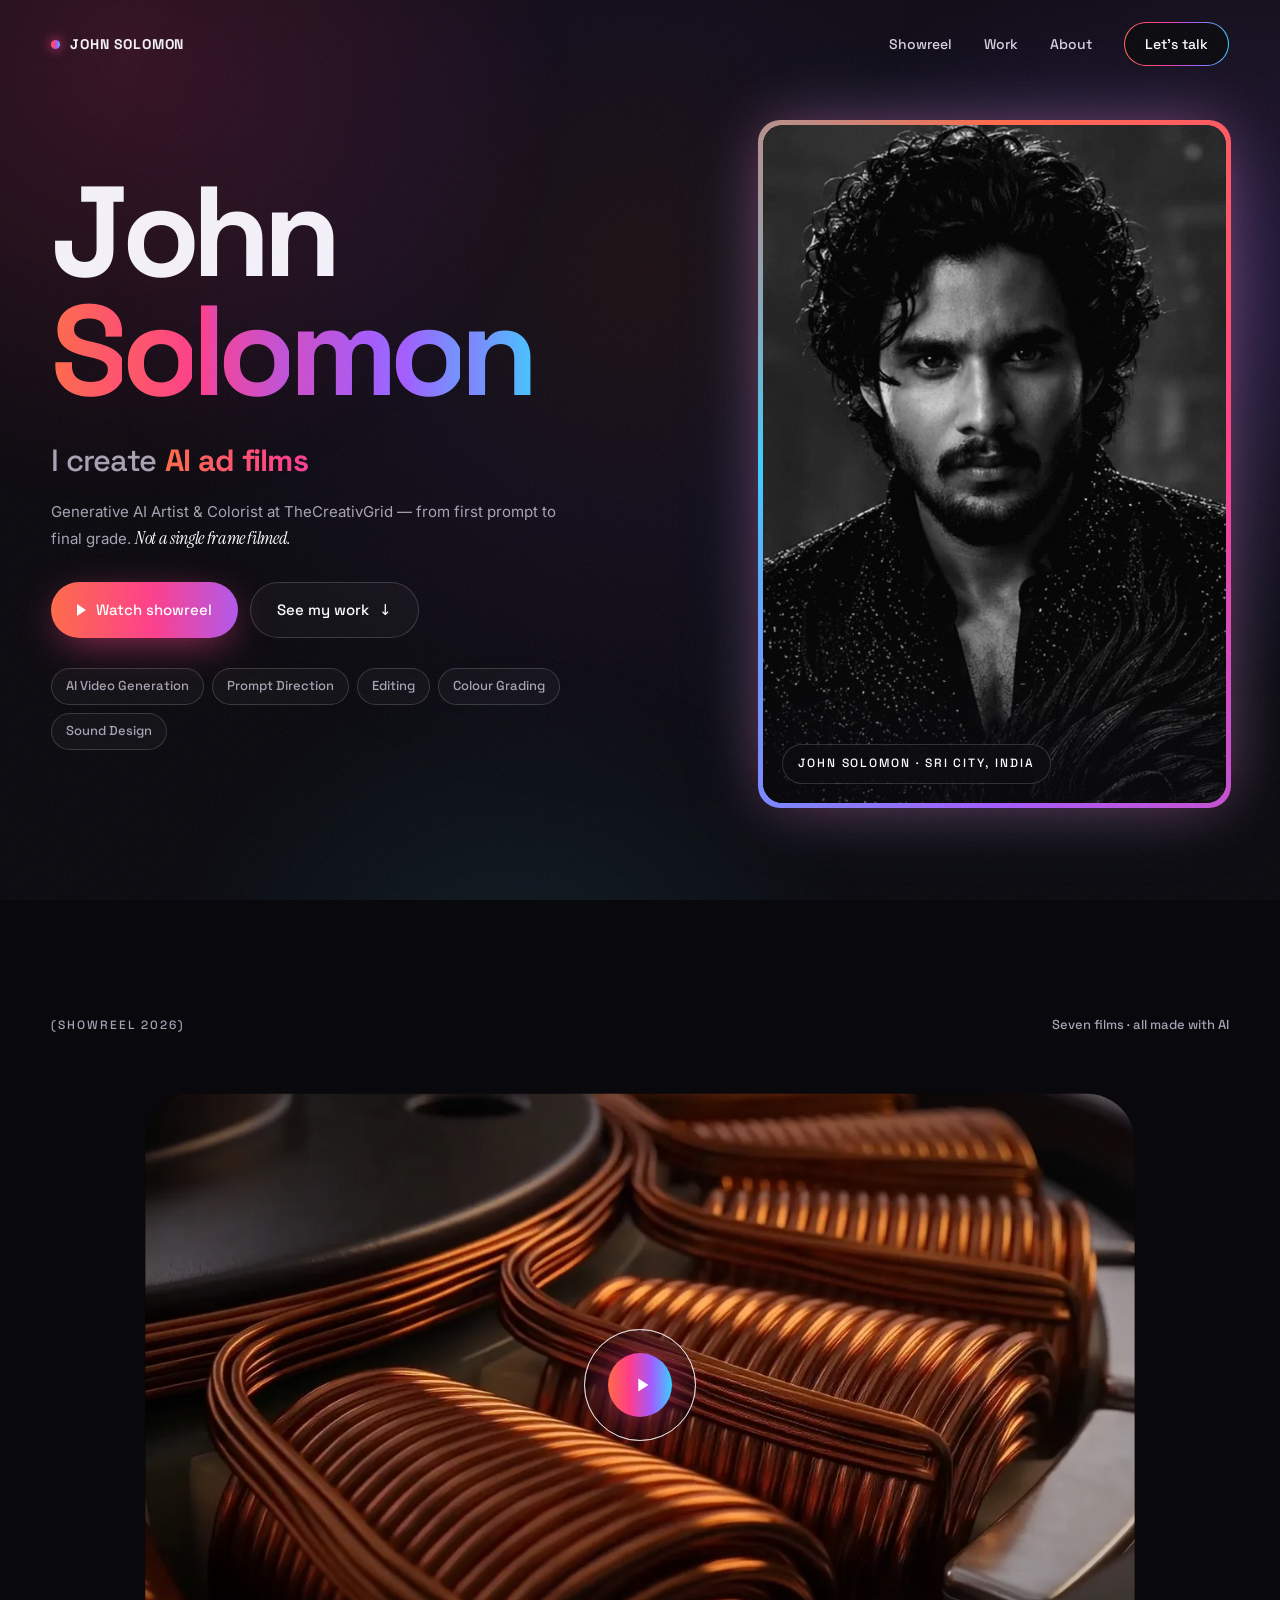
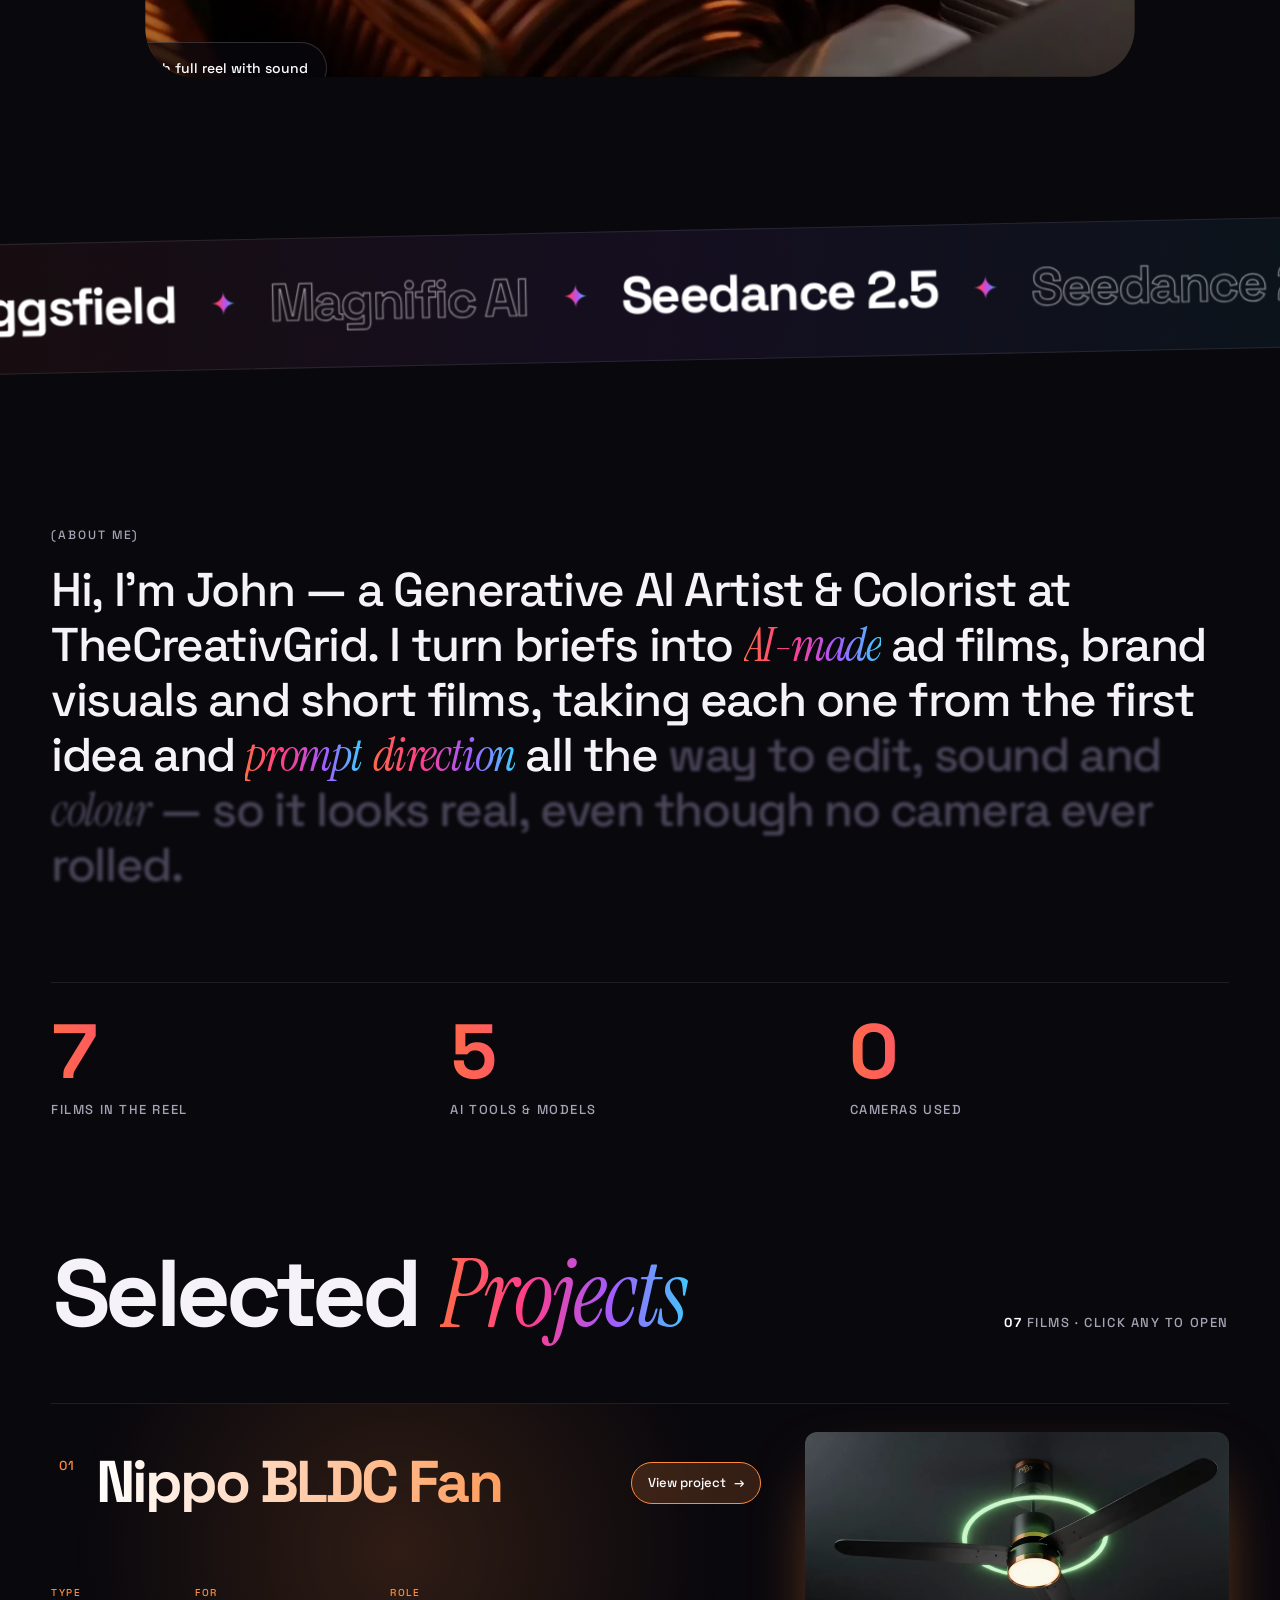
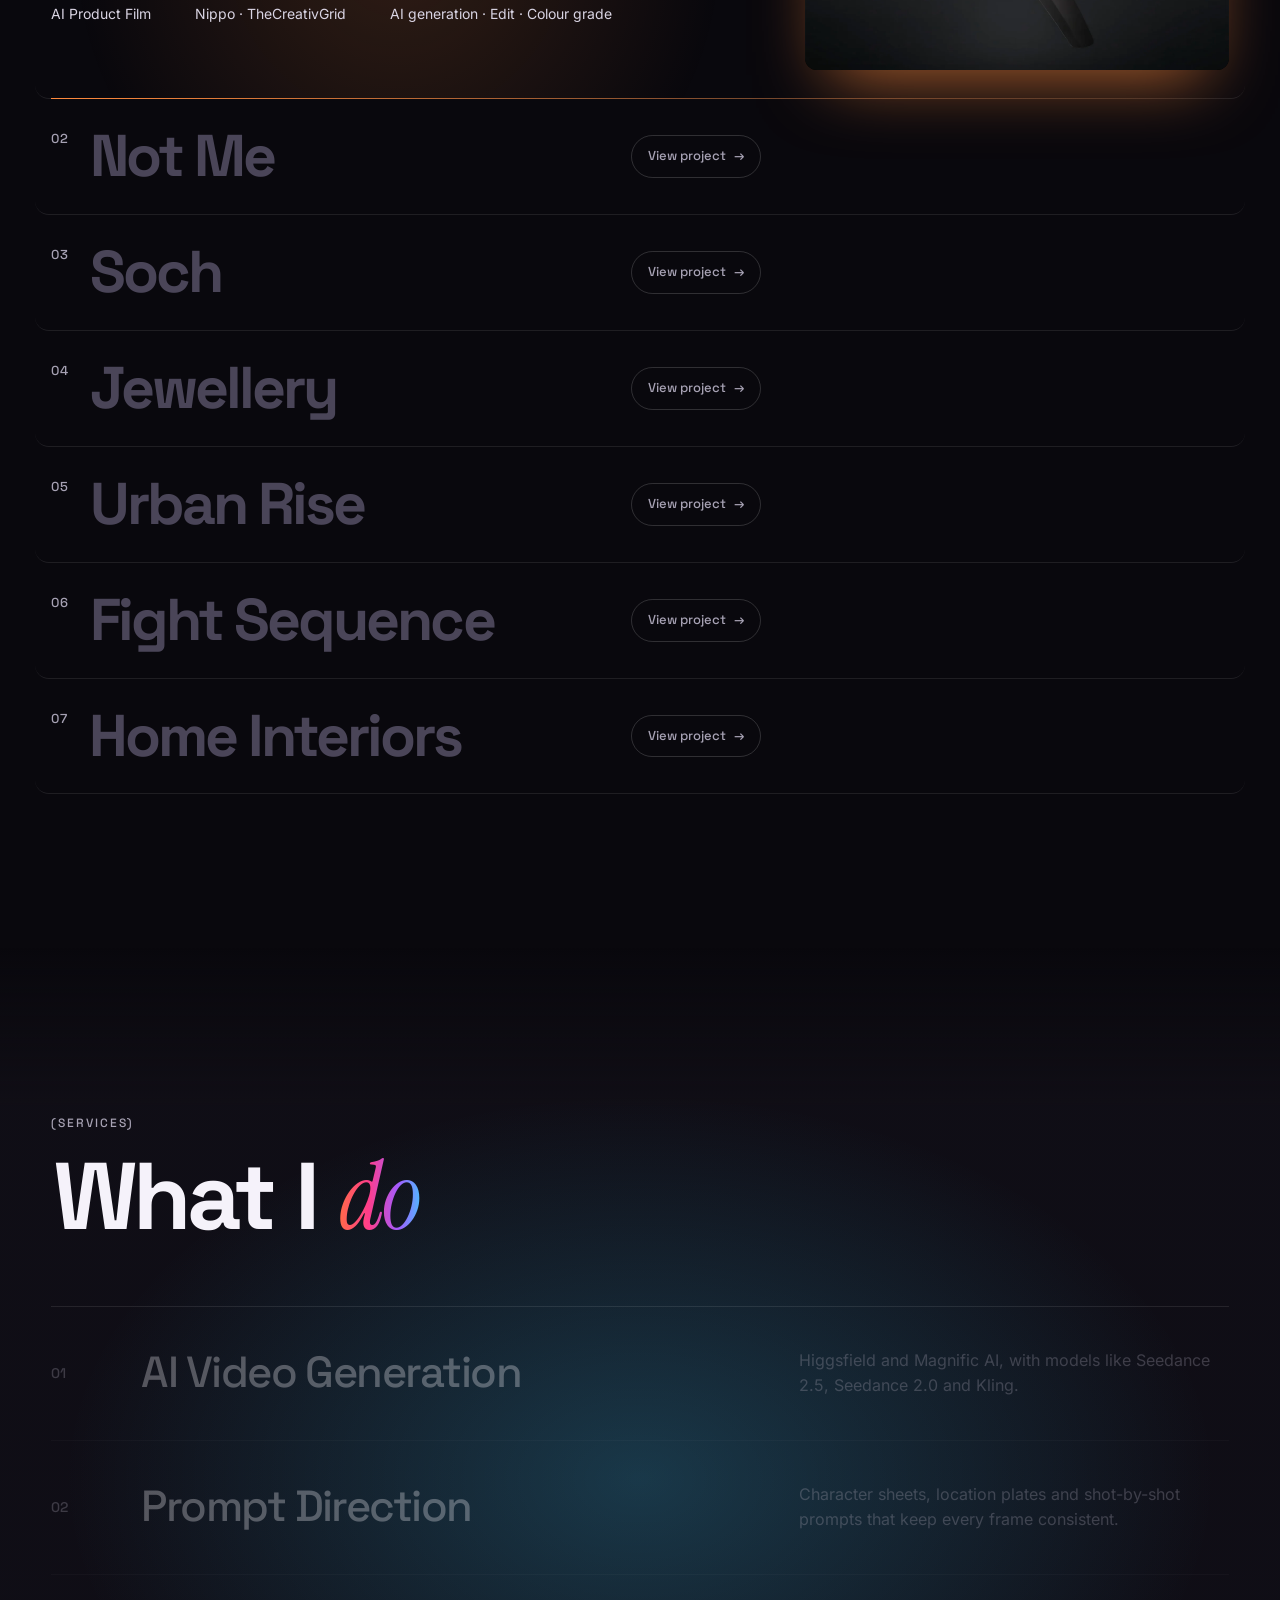
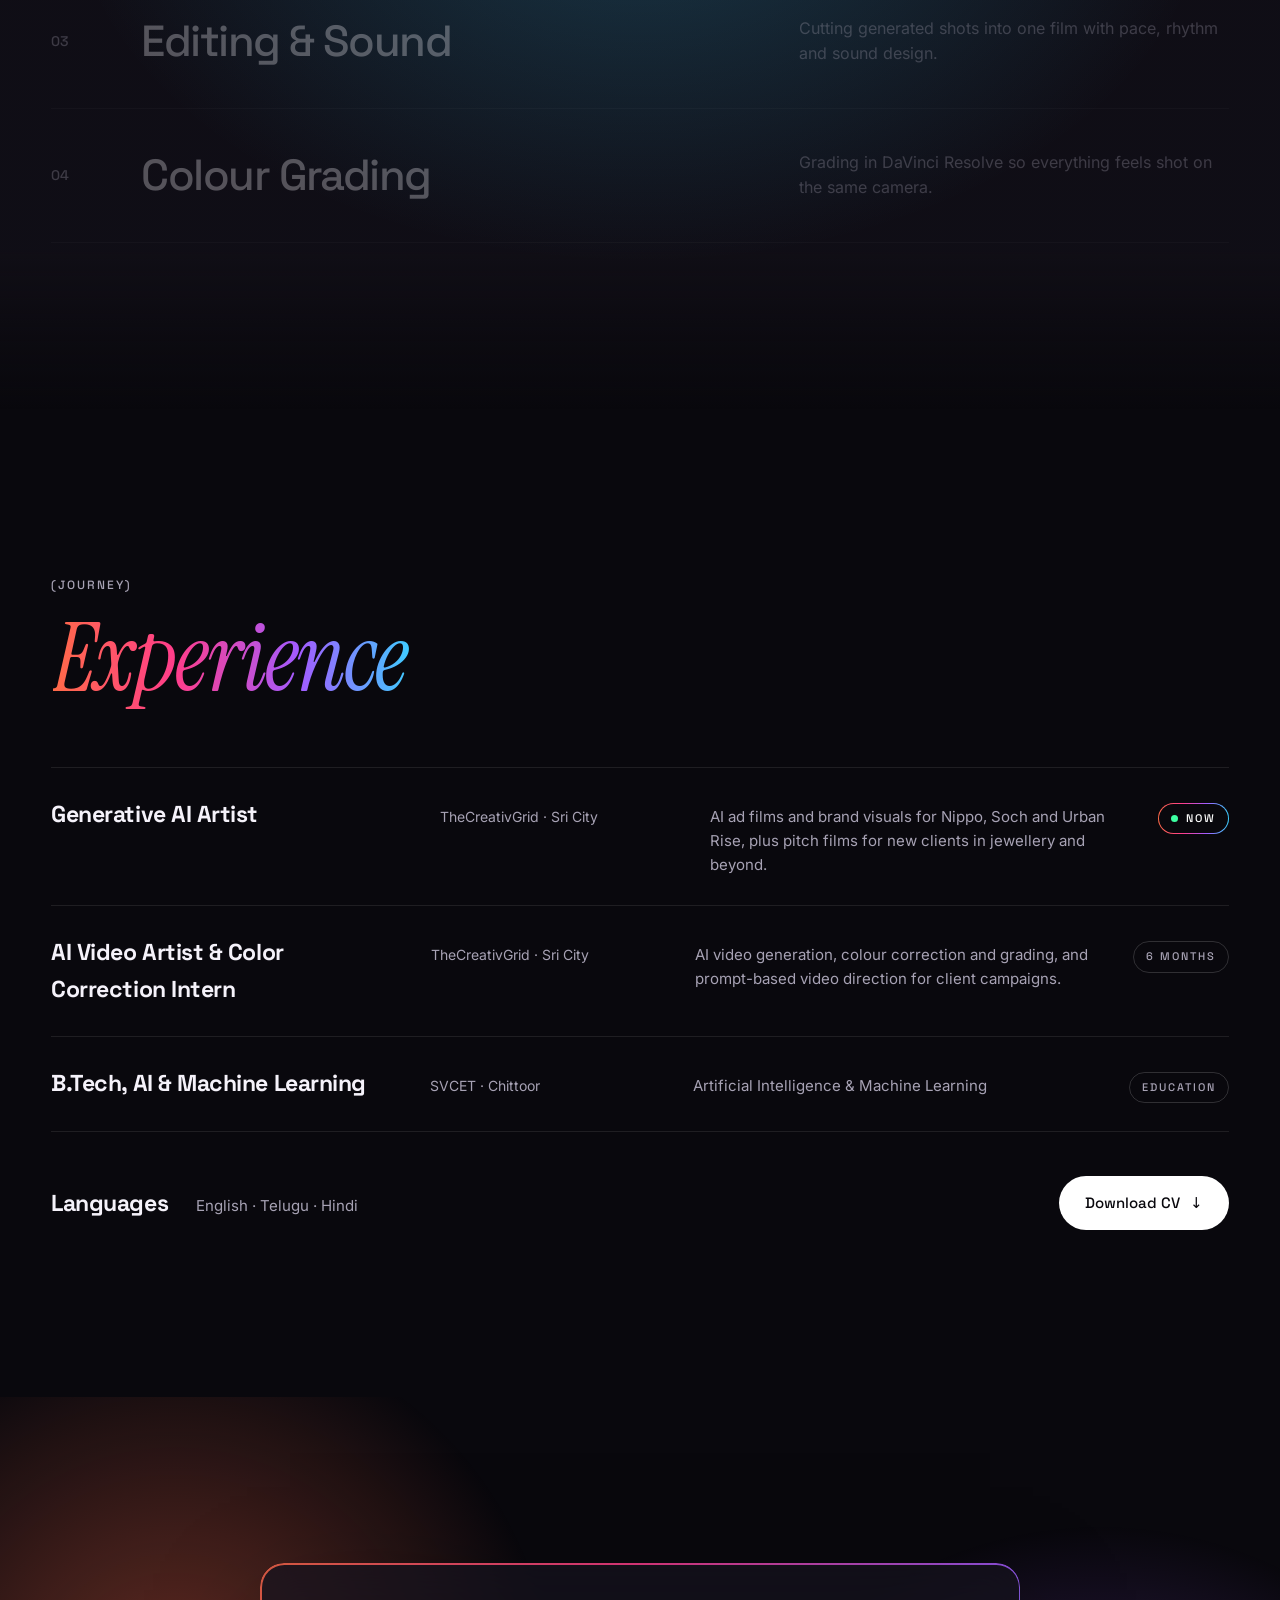
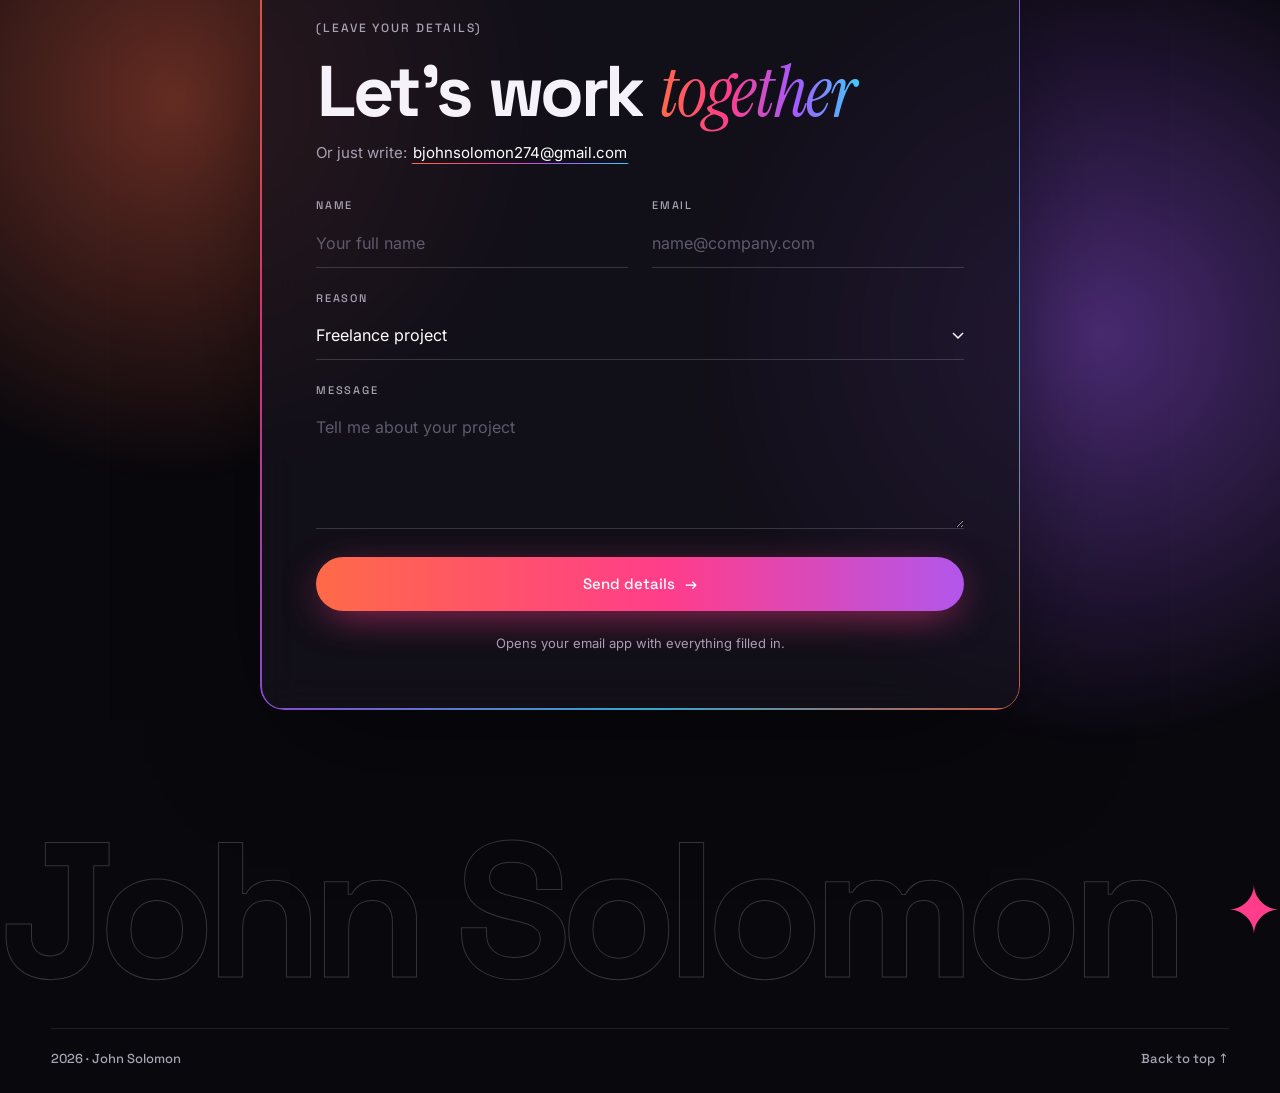
<file: index.html>
<!doctype html>
<html lang="en">
<head>
<meta charset="utf-8">
<meta name="viewport" content="width=device-width, initial-scale=1, viewport-fit=cover">
<title>John Solomon — Generative AI Artist &amp; Colorist</title>
<meta name="description" content="John Solomon is a Generative AI Artist and Colorist creating AI-generated ad films, brand visuals and short films.">
<meta name="theme-color" content="#09080d">
<meta name="color-scheme" content="dark">
<meta property="og:title" content="John Solomon — Generative AI Artist & Colorist">
<meta property="og:description" content="AI films, brand visuals & the craft in between.">
<meta property="og:image" content="https://johnsolomon.online/assets/img/og.jpg">
<meta property="og:url" content="https://johnsolomon.online/">
<meta property="og:type" content="website">
<meta name="twitter:card" content="summary_large_image">
<link rel="canonical" href="https://johnsolomon.online/">
<link rel="icon" href="assets/img/favicon.svg" type="image/svg+xml">
<link rel="preload" href="assets/fonts/SpaceGrotesk-Bold.woff2" as="font" type="font/woff2" crossorigin>
<link rel="preload" href="assets/fonts/Inter-Regular.woff2" as="font" type="font/woff2" crossorigin>
<link rel="preload" href="assets/fonts/InstrumentSerif-Italic.woff2" as="font" type="font/woff2" crossorigin>
<link rel="preload" href="assets/img/john.webp" as="image" type="image/webp">
<link rel="preconnect" href="https://www.youtube-nocookie.com">
<link rel="stylesheet" href="assets/css/style.css">
<script src="assets/js/config.js" defer></script>
<script src="assets/js/lenis.min.js" defer></script>
<script src="assets/js/main.js" defer></script>
<link rel="icon" type="image/png" sizes="96x96" href="/favicon.png">
<link rel="shortcut icon" href="/favicon.png">

</head>
<body class="is-loading">

<!-- loader -->
<div class="loader" aria-hidden="true">
  <div class="loader__inner">
    <div class="loader__name"><span>John</span><span>Solomon</span></div>
    <div class="loader__row"><div class="loader__bar"><i></i></div><span class="loader__pct" data-pct>0</span></div>
  </div>
</div>

<!-- ambient layers -->
<div class="aurora" aria-hidden="true"><i class="aurora__a"></i><i class="aurora__b"></i><i class="aurora__c"></i></div>
<div class="spot" aria-hidden="true"></div>
<div class="grain" aria-hidden="true"></div>
<div class="progress" aria-hidden="true"><i></i></div>

<!-- living cursor -->
<canvas class="trail" aria-hidden="true"></canvas>
<div class="cursor" aria-hidden="true">
  <div class="cursor__arrow"><svg viewBox="0 0 28 28"><defs><linearGradient id="cg" x1="0" y1="0" x2="1" y2="1"><stop offset="0" stop-color="#ff6a48"><animate attributeName="stop-color" values="#ff6a48;#ff3d8b;#a35bff;#3ccfff;#ff6a48" dur="6s" repeatCount="indefinite"/></stop><stop offset="1" stop-color="#a35bff"><animate attributeName="stop-color" values="#a35bff;#3ccfff;#ff6a48;#ff3d8b;#a35bff" dur="6s" repeatCount="indefinite"/></stop></linearGradient></defs><path d="M2 2 25 12.5 15.5 14.5 10.5 25 2 2z" fill="url(#cg)" stroke="rgba(255,255,255,.85)" stroke-width="1.1" stroke-linejoin="round"/></svg></div>
  <span class="cursor__label" data-cursor-label>View</span>
</div>

<!-- header -->
<header class="nav">
  <a href="#top" class="nav__logo"><span class="nav__dot"></span>JOHN SOLOMON</a>
  <nav class="nav__links" aria-label="Primary">
    <a href="#reel" data-hover-text="Showreel">Showreel</a>
    <a href="#work" data-hover-text="Work">Work</a>
    <a href="#about" data-hover-text="About">About</a>
    <a href="#contact" class="nav__cta magnetic">Let's talk</a>
  </nav>
  <button class="nav__burger" aria-label="Open menu" aria-expanded="false"><i></i><i></i></button>
</header>
<div class="menu" aria-hidden="true">
  <a href="#reel"><span>01</span>Showreel</a><a href="#work"><span>02</span>Work</a><a href="#about"><span>03</span>About</a><a href="#contact"><span>04</span>Contact</a>
</div>

<main id="top">

<!-- ============ HERO ============ -->
<section class="hero">
  <div class="hero__text">
    <h1 class="hero__name" aria-label="John Solomon"><span class="line" data-chars>John</span><span class="line line--grad" data-chars>Solomon</span></h1>
    <p class="hero__role fade">I create
      <span class="rotator" aria-live="polite"><span class="rotator__track" data-rotator><b>AI ad films</b><b>brand visuals</b><b>pitch films</b><b>short films</b><b>product films</b></span></span>
    </p>
    <p class="hero__tag fade">Generative AI Artist &amp; Colorist at TheCreativGrid — from first prompt to final grade. <em>Not a single frame filmed.</em></p>
    <div class="hero__cta fade">
      <a href="#reel" class="btn btn--grad magnetic"><span class="btn__play"></span>Watch showreel</a>
      <a href="#work" class="btn btn--ghost magnetic">See my work <span aria-hidden="true">↓</span></a>
    </div>
    <ul class="tags fade">
      <li>AI Video Generation</li><li>Prompt Direction</li><li>Editing</li><li>Colour Grading</li><li>Sound Design</li>
    </ul>
  </div>
  <figure class="hero__photo fade" data-tilt>
    <div class="hero__ring" aria-hidden="true"></div>
    <div class="hero__img">
      <picture>
        <source srcset="assets/img/john.webp" type="image/webp">
        <img src="assets/img/john.jpg" alt="John Solomon" width="1200" height="1200" fetchpriority="high">
      </picture>
    </div>
    <figcaption>John Solomon · Sri City, India</figcaption>
  </figure>
  <a href="#reel" class="hero__scroll fade" aria-label="Scroll to showreel"><i></i></a>
</section>

<!-- ============ SHOWREEL ============ -->
<section class="reel wrap" id="reel">
  <div class="reel__head">
    <p class="label" data-scramble>(Showreel 2026)</p>
    <p class="reel__note reveal">Seven films · all made with AI</p>
  </div>
  <div class="reel__frame" data-reel-frame data-cursor="Play">
    <video class="reel__video" muted loop playsinline preload="none" poster="assets/img/hero-poster.webp" data-reel-video>
      <source data-src="assets/video/hero-m.mp4" media="(max-width: 760px)" type="video/mp4">
      <source data-src="assets/video/hero.mp4" type="video/mp4">
    </video>
    <button class="reel__center" data-play-reel aria-label="Play full showreel with sound"><span><svg viewBox="0 0 24 24"><path d="M8 5v14l11-7z"/></svg></span></button>
    <button class="reel__btn" data-play-reel tabindex="-1"><span class="reel__icon"><svg viewBox="0 0 24 24"><path d="M8 5v14l11-7z"/></svg></span>Watch full reel with sound</button>
  </div>
</section>

<!-- tools strip -->
<div class="strip" aria-hidden="true">
  <div class="strip__track" data-strip>
    <span>Higgsfield</span><b>✦</b><span class="o">Magnific AI</span><b>✦</b><span>Seedance 2.5</span><b>✦</b><span class="o">Seedance 2.0</span><b>✦</b><span>Kling</span><b>✦</b><span class="o">DaVinci Resolve</span><b>✦</b>
    <span>Higgsfield</span><b>✦</b><span class="o">Magnific AI</span><b>✦</b><span>Seedance 2.5</span><b>✦</b><span class="o">Seedance 2.0</span><b>✦</b><span>Kling</span><b>✦</b><span class="o">DaVinci Resolve</span><b>✦</b>
  </div>
</div>

<!-- ============ INTRO (word fill) ============ -->
<section class="intro wrap" id="about">
  <p class="label" data-scramble>(About me)</p>
  <p class="intro__text" data-words>Hi, I'm John — a Generative AI Artist &amp; Colorist at TheCreativGrid. I turn briefs into *AI-made* ad films, brand visuals and short films, taking each one from the first idea and *prompt direction* all the way to edit, sound and *colour* — so it looks real, even though no camera ever rolled.</p>
  <div class="stats">
    <div class="stat reveal"><b data-count="7">0</b><span>Films in the reel</span></div>
    <div class="stat reveal"><b data-count="5">0</b><span>AI tools &amp; models</span></div>
    <div class="stat reveal"><b data-count="0" data-suffix="">0</b><span>Cameras used</span></div>
  </div>
</section>

<!-- ============ SELECTED PROJECTS ============ -->
<section class="work wrap" id="work">
  <div class="title-row">
    <h2 class="big-title" data-split-words>Selected <em>Projects</em></h2>
    <p class="title-row__count reveal"><span data-proj-count>07</span> films · click any to open</p>
  </div>
  <div class="projects" data-projects></div>
</section>

<!-- ============ WHAT I DO ============ -->
<section class="skills">
  <div class="skills__glow" aria-hidden="true"></div>
  <div class="wrap">
    <p class="label label--light" data-scramble>(Services)</p>
    <h2 class="big-title" data-split-words>What I <em>do</em></h2>
    <ol class="skills__list">
      <li class="skill" style="--acc:#ff6a48"><span class="skill__n">01</span><h3>AI Video Generation</h3><p>Higgsfield and Magnific AI, with models like Seedance 2.5, Seedance 2.0 and Kling.</p><i class="skill__bar"></i></li>
      <li class="skill" style="--acc:#ff3d8b"><span class="skill__n">02</span><h3>Prompt Direction</h3><p>Character sheets, location plates and shot-by-shot prompts that keep every frame consistent.</p><i class="skill__bar"></i></li>
      <li class="skill" style="--acc:#a35bff"><span class="skill__n">03</span><h3>Editing &amp; Sound</h3><p>Cutting generated shots into one film with pace, rhythm and sound design.</p><i class="skill__bar"></i></li>
      <li class="skill" style="--acc:#3ccfff"><span class="skill__n">04</span><h3>Colour Grading</h3><p>Grading in DaVinci Resolve so everything feels shot on the same camera.</p><i class="skill__bar"></i></li>
    </ol>
  </div>
</section>

<!-- ============ EXPERIENCE ============ -->
<section class="exp wrap">
  <p class="label" data-scramble>(Journey)</p>
  <h2 class="big-title" data-split-words><em>Experience</em></h2>
  <div class="exp__list">
    <div class="exp__row reveal">
      <h3>Generative AI Artist</h3>
      <p class="exp__where">TheCreativGrid · Sri City</p>
      <p class="exp__desc">AI ad films and brand visuals for Nippo, Soch and Urban Rise, plus pitch films for new clients in jewellery and beyond.</p>
      <span class="exp__when exp__when--now"><i></i>Now</span>
    </div>
    <div class="exp__row reveal">
      <h3>AI Video Artist &amp; Color Correction Intern</h3>
      <p class="exp__where">TheCreativGrid · Sri City</p>
      <p class="exp__desc">AI video generation, colour correction and grading, and prompt-based video direction for client campaigns.</p>
      <span class="exp__when">6 months</span>
    </div>
    <div class="exp__row reveal">
      <h3>B.Tech, AI &amp; Machine Learning</h3>
      <p class="exp__where">SVCET · Chittoor</p>
      <p class="exp__desc">Artificial Intelligence &amp; Machine Learning</p>
      <span class="exp__when">Education</span>
    </div>
  </div>
  <div class="exp__foot">
    <div class="exp__languages reveal">
      <h3>Languages</h3>
      <p>English · Telugu · Hindi</p>
    </div>
    <a class="btn btn--light magnetic reveal" href="assets/docs/John_Solomon_Resume.pdf" download>Download CV <span aria-hidden="true">↓</span></a>
  </div>
</section>

<!-- ============ CONTACT ============ -->
<section class="contact" id="contact">
  <div class="contact__orb contact__orb--a" aria-hidden="true"></div>
  <div class="contact__orb contact__orb--b" aria-hidden="true"></div>
  <div class="contact__card reveal">
    <p class="label label--light">(Leave your details)</p>
    <h2 class="contact__title" data-split-words>Let's work <em>together</em></h2>
    <p class="contact__or">Or just write: <a href="mailto:bjohnsolomon274@gmail.com">bjohnsolomon274@gmail.com</a></p>
    <form class="form" data-form novalidate>
      <label><span>Name</span><input name="name" type="text" placeholder="Your full name" autocomplete="name" required></label>
      <label><span>Email</span><input name="email" type="email" placeholder="name@company.com" autocomplete="email" required></label>
      <label class="form__full"><span>Reason</span>
        <select name="reason"><option>Freelance project</option><option>Role / Opportunity</option><option>Just saying hi</option></select>
      </label>
      <label class="form__full"><span>Message</span><textarea name="message" rows="4" placeholder="Tell me about your project"></textarea></label>
      <button class="btn btn--grad form__full" type="submit">Send details <span aria-hidden="true">→</span></button>
      <p class="form__note form__full" data-form-note>Opens your email app with everything filled in.</p>
    </form>
  </div>
  <div class="bigname" aria-hidden="true"><div class="bigname__track"><span>John Solomon</span><b>✦</b><span>John Solomon</span><b>✦</b><span>John Solomon</span><b>✦</b><span>John Solomon</span><b>✦</b></div></div>
  <footer class="foot">
    <span><span data-year>2026</span> · John Solomon</span>
    <span class="foot__links"><a href="#" data-linkedin target="_blank" rel="noopener">LinkedIn ↗</a><a href="#top">Back to top ↑</a></span>
  </footer>
</section>

</main>

<!-- project case study / video player -->
<div class="modal" role="dialog" aria-modal="true" aria-label="Project overview" hidden>
  <div class="modal__backdrop" data-close></div>
  <article class="modal__box" data-lenis-prevent>
    <header class="modal__bar">
      <p class="modal__count" data-m-count></p>
      <div class="modal__nav">
        <button class="modal__arrow" data-prev aria-label="Previous project">←</button>
        <button class="modal__arrow" data-next aria-label="Next project">→</button>
        <button class="modal__close" data-close aria-label="Close">✕</button>
      </div>
    </header>
    <div class="modal__stage"><div class="modal__player" data-player></div></div>
    <div class="modal__content" data-modal-content>
      <div class="modal__info">
        <p class="modal__type" data-m-type></p>
        <h3 class="modal__title" data-m-title></h3>
        <p class="modal__desc" data-m-desc></p>
        <div class="modal__credits">
          <p><span>For</span><b data-m-for></b></p>
          <p><span>My role</span><b data-m-role></b></p>
        </div>
      </div>
      <section class="modal__production" data-m-production aria-label="How it was made"></section>
      <button class="modal__next" data-next>Next project <b data-m-next></b> <span aria-hidden="true">→</span></button>
    </div>
  </article>
</div>

<noscript><style>.loader{display:none}.reveal,.fade,.line .ch,.sw>span{opacity:1!important;transform:none!important}</style></noscript>
</body>
</html>
</file>
<file: assets/css/style.css>
/* =========================================================================
   John Solomon — portfolio · v6 "cinematic"
   Dark, colour-graded layout · ember → pink → violet → cyan
   ========================================================================= */
@font-face{font-family:"Space Grotesk";src:url(../fonts/SpaceGrotesk-Light.woff2) format("woff2");font-weight:300;font-display:swap}
@font-face{font-family:"Space Grotesk";src:url(../fonts/SpaceGrotesk-Medium.woff2) format("woff2");font-weight:500;font-display:swap}
@font-face{font-family:"Space Grotesk";src:url(../fonts/SpaceGrotesk-Bold.woff2) format("woff2");font-weight:700;font-display:swap}
@font-face{font-family:"Inter";src:url(../fonts/Inter-Regular.woff2) format("woff2");font-weight:400;font-display:swap}
@font-face{font-family:"Inter";src:url(../fonts/Inter-SemiBold.woff2) format("woff2");font-weight:600;font-display:swap}
@font-face{font-family:"Instrument Serif";src:url(../fonts/InstrumentSerif-Italic.woff2) format("woff2");font-style:italic;font-weight:400;font-display:swap}

:root{
  --bg:#09080d; --bg-2:#110f17; --card:#16131e; --card-2:#1c1826;
  --ink:#f5f2fa; --muted:#a7a2b4; --faint:#4a4558; --line:rgba(255,255,255,.09); --line-2:rgba(255,255,255,.16);
  --ember:#ff6a48; --pink:#ff3d8b; --violet:#a35bff; --cyan:#3ccfff; --gold:#ffc24d;
  --grad:linear-gradient(90deg,#ff6a48,#ff3d8b 34%,#a35bff 68%,#3ccfff);
  --grad-2:linear-gradient(120deg,#ff6a48,#ff3d8b,#a35bff);
  --acc:#ff3d8b;
  --display:"Space Grotesk",system-ui,sans-serif; --body:"Inter",system-ui,sans-serif; --serif:"Instrument Serif",Georgia,serif;
  --pad:clamp(20px,4vw,64px); --ease:cubic-bezier(.19,1,.22,1); --ease-io:cubic-bezier(.65,0,.35,1);
  color-scheme:dark;
}
*,*::before,*::after{box-sizing:border-box}
html{-webkit-text-size-adjust:100%;overflow-x:clip;background:var(--bg)}
html:not(.lenis){scroll-behavior:smooth}
html.lenis,html.lenis body{height:auto}
.lenis.lenis-stopped{overflow:clip}
body{margin:0;background:var(--bg);color:var(--ink);font-family:var(--body);font-size:16px;line-height:1.6;-webkit-font-smoothing:antialiased;-moz-osx-font-smoothing:grayscale;overflow-x:clip}
body.is-loading{overflow:hidden}
main{position:relative;z-index:2}
img,video{display:block;max-width:100%}
a{color:inherit;text-decoration:none}
button,input,select,textarea{font:inherit;color:inherit}
button{background:none;border:0;cursor:pointer;padding:0}
::selection{background:var(--pink);color:#fff}
:focus-visible{outline:2px solid var(--cyan);outline-offset:3px;border-radius:4px}
.wrap{width:100%;max-width:1360px;margin:0 auto;padding:0 var(--pad)}
.label{font-family:var(--display);font-weight:500;font-size:12px;letter-spacing:.16em;text-transform:uppercase;color:var(--muted);margin:0 0 18px}
.label--light{color:var(--muted)}
.big-title{font-family:var(--display);font-weight:700;font-size:clamp(48px,7.4vw,112px);letter-spacing:-.05em;line-height:.95;margin:0 0 clamp(36px,5vw,64px)}
em,.big-title em,.contact__title em{font-family:var(--serif);font-style:italic;font-weight:400;letter-spacing:-.02em}
.big-title em,.contact__title em{background:var(--grad);background-size:100% 100%;-webkit-background-clip:text;background-clip:text;color:transparent;padding-right:.08em}
@keyframes drift{to{background-position:100% 0}}

/* ---------- ambient: aurora, spotlight, grain ---------- */
.aurora{position:fixed;inset:0;z-index:0;pointer-events:none;overflow:hidden}
.aurora i{position:absolute;border-radius:50%;opacity:.55;will-change:transform}
.aurora__a{width:70vmax;height:70vmax;left:-25vmax;top:-30vmax;background:radial-gradient(closest-side,rgba(255,61,139,.32),rgba(255,61,139,0));animation:float-a 26s ease-in-out infinite alternate}
.aurora__b{width:65vmax;height:65vmax;right:-28vmax;top:-10vmax;background:radial-gradient(closest-side,rgba(163,91,255,.34),rgba(163,91,255,0));animation:float-b 32s ease-in-out infinite alternate}
.aurora__c{width:60vmax;height:60vmax;left:10vmax;bottom:-40vmax;background:radial-gradient(closest-side,rgba(60,207,255,.18),rgba(60,207,255,0));animation:float-c 30s ease-in-out infinite alternate}
@keyframes float-a{to{transform:translate(18vmax,14vmax) scale(1.15)}}
@keyframes float-b{to{transform:translate(-16vmax,20vmax) scale(.9)}}
@keyframes float-c{to{transform:translate(20vmax,-18vmax) scale(1.2)}}
.spot{position:fixed;left:0;top:0;z-index:1;width:1100px;height:1100px;margin:-550px 0 0 -550px;pointer-events:none;border-radius:50%;background:radial-gradient(closest-side,rgba(255,106,72,.07),rgba(163,91,255,.05) 45%,transparent);transform:translate3d(50vw,30vh,0);will-change:transform}
.grain{position:fixed;inset:0;z-index:90;pointer-events:none;opacity:.07;background-image:url("data:image/svg+xml,%3Csvg xmlns='http://www.w3.org/2000/svg' width='160' height='160'%3E%3Cfilter id='n'%3E%3CfeTurbulence type='fractalNoise' baseFrequency='.9' numOctaves='2' stitchTiles='stitch'/%3E%3C/filter%3E%3Crect width='100%25' height='100%25' filter='url(%23n)'/%3E%3C/svg%3E");}
@keyframes grain{0%{transform:translate(0,0)}20%{transform:translate(-4%,3%)}40%{transform:translate(3%,-5%)}60%{transform:translate(-6%,-2%)}80%{transform:translate(5%,4%)}100%{transform:translate(0,0)}}

/* ---------- loader ---------- */
.loader{position:fixed;inset:0;z-index:100;background:var(--bg);display:grid;place-items:center;transition:clip-path 1.1s var(--ease-io)}
.loader::after{content:"";position:absolute;left:0;right:0;bottom:0;height:3px;background:var(--grad)}
.loader__inner{width:min(560px,82vw)}
.loader__name{display:flex;gap:.25em;font-family:var(--display);font-weight:700;font-size:clamp(42px,7vw,76px);letter-spacing:-.05em;line-height:1;overflow:hidden}
.loader__name span{display:inline-block;transform:translateY(105%);animation:rise .9s var(--ease) forwards}
.loader__name span:last-child{animation-delay:.08s;background:var(--grad);-webkit-background-clip:text;background-clip:text;color:transparent}
.loader__row{display:flex;align-items:center;gap:16px;margin-top:20px}
.loader__bar{flex:1;height:2px;background:var(--line-2);overflow:hidden;border-radius:2px}
.loader__bar i{display:block;height:100%;width:0;background:var(--grad)}
.loader__pct{font-family:var(--display);font-size:13px;color:var(--muted);min-width:3ch;text-align:right;font-variant-numeric:tabular-nums}
body.is-loaded .loader{clip-path:inset(0 0 100% 0);pointer-events:none}
@keyframes rise{to{transform:none}}

/* ---------- progress ---------- */
.progress{position:fixed;left:0;top:0;right:0;height:2px;z-index:70;pointer-events:none}
.progress i{display:block;height:100%;width:100%;background:var(--grad);transform-origin:0 50%;transform:scaleX(var(--p,0));box-shadow:0 0 12px rgba(255,61,139,.6)}

/* ---------- living cursor ---------- */
.trail{position:fixed;inset:0;z-index:98;pointer-events:none;width:100vw;height:100vh}
.cursor{position:fixed;left:0;top:0;z-index:99;pointer-events:none;transform:translate3d(-200px,-200px,0);will-change:transform}
.cursor__arrow{width:19px;height:19px;margin:-1.5px 0 0 -1.5px;transform-origin:1.5px 1.5px;transition:scale .35s var(--ease);filter:drop-shadow(0 0 6px rgba(255,61,139,.55)) drop-shadow(0 0 14px rgba(163,91,255,.35))}
.cursor__arrow svg{display:block;width:100%;height:100%}
.cursor.is-hover .cursor__arrow{scale:1.2}
.cursor.is-down .cursor__arrow{scale:.8}
.cursor__label{position:absolute;left:22px;top:16px;white-space:nowrap;font-family:var(--display);font-weight:500;font-size:12px;letter-spacing:.12em;text-transform:uppercase;color:#fff;padding:8px 14px;border-radius:40px;background:var(--acc);box-shadow:0 8px 30px color-mix(in srgb,var(--acc) 50%,transparent);opacity:0;transform:scale(.4) translateY(6px);transform-origin:0 0;transition:opacity .3s,transform .45s var(--ease),background .4s}
.cursor.has-label .cursor__label{opacity:1;transform:none}
@media (hover:none),(pointer:coarse){.cursor,.trail{display:none}}
@media (hover:hover) and (pointer:fine){html,body,a,button,video,input,select,textarea,label,.proj,[data-cursor]{cursor:none}}

/* ---------- nav ---------- */
.nav{position:fixed;top:0;left:0;right:0;z-index:60;display:flex;align-items:center;justify-content:space-between;padding:22px var(--pad);transition:transform .6s var(--ease),background .4s,padding .4s,border-color .4s;border-bottom:1px solid transparent}
.nav.is-hidden{transform:translateY(-110%)}
.nav.is-solid{background:rgba(9,8,13,.72);backdrop-filter:blur(14px) saturate(1.4);-webkit-backdrop-filter:blur(14px) saturate(1.4);padding-top:14px;padding-bottom:14px;border-color:var(--line)}
.nav__logo{display:flex;align-items:center;gap:10px;font-family:var(--display);font-weight:700;font-size:14px;letter-spacing:.06em}
.nav__dot{width:9px;height:9px;border-radius:50%;background:var(--grad);box-shadow:0 0 12px var(--pink);animation:pulse 2.4s ease-in-out infinite}
@keyframes pulse{50%{transform:scale(.65);opacity:.7}}
.nav__links{display:flex;align-items:center;gap:32px;font-family:var(--display);font-weight:500;font-size:14px}
.nav__links a[data-hover-text]{position:relative;display:inline-block;overflow:hidden;height:1.3em;line-height:1.3;color:#d9d4e3}
.roll{display:flex;flex-direction:column;transition:transform .55s var(--ease)}
.roll span:last-child{background:var(--grad);-webkit-background-clip:text;background-clip:text;color:transparent}
.nav__links a[data-hover-text]:hover .roll{transform:translateY(-50%)}
.nav__cta{position:relative;padding:10px 20px;border-radius:40px;color:#fff;background:linear-gradient(var(--bg),var(--bg)) padding-box,var(--grad) border-box;border:1.5px solid transparent;transition:box-shadow .4s,transform .5s var(--ease)}
.nav__cta:hover{box-shadow:0 0 24px rgba(255,61,139,.45)}
.nav__burger{display:none;width:44px;height:44px;position:relative}
.nav__burger i{position:absolute;left:10px;right:10px;height:2px;background:#fff;border-radius:2px;transition:transform .4s var(--ease)}
.nav__burger i:first-child{top:17px}.nav__burger i:last-child{top:25px}
.nav__burger[aria-expanded="true"] i:first-child{transform:translateY(4px) rotate(45deg)}
.nav__burger[aria-expanded="true"] i:last-child{transform:translateY(-4px) rotate(-45deg)}
.menu{position:fixed;inset:0;z-index:55;background:radial-gradient(120% 80% at 100% 0,rgba(255,61,139,.28),transparent 60%),radial-gradient(100% 80% at 0 100%,rgba(163,91,255,.3),transparent 60%),var(--bg);display:flex;flex-direction:column;justify-content:center;padding:0 var(--pad);gap:6px;clip-path:circle(0 at calc(100% - 46px) 44px);transition:clip-path .8s var(--ease-io)}
.menu a{display:flex;align-items:baseline;gap:14px;font-family:var(--display);font-weight:700;font-size:clamp(44px,13vw,68px);letter-spacing:-.045em;line-height:1.12;transform:translateY(40px);opacity:0;transition:transform .8s var(--ease),opacity .5s}
.menu a span{font-family:var(--display);font-size:13px;font-weight:500;letter-spacing:.12em;color:var(--pink)}
body.menu-open .menu{clip-path:circle(150% at calc(100% - 46px) 44px)}
body.menu-open .menu a{transform:none;opacity:1;transition-delay:.15s}
body.menu-open .menu a:nth-child(2){transition-delay:.21s}body.menu-open .menu a:nth-child(3){transition-delay:.27s}body.menu-open .menu a:nth-child(4){transition-delay:.33s}
@media (max-width:760px){.nav__links{display:none}.nav__burger{display:block}}

/* ---------- buttons ---------- */
.btn{position:relative;display:inline-flex;align-items:center;justify-content:center;gap:10px;padding:15px 26px;border-radius:50px;font-family:var(--display);font-weight:500;font-size:15px;overflow:hidden;isolation:isolate;transition:transform .5s var(--ease),box-shadow .4s,background .3s,color .3s}
.btn--grad{background:var(--grad);background-size:160% 100%;color:#fff;box-shadow:0 10px 40px -10px rgba(255,61,139,.7);transition:background-position .8s var(--ease),transform .5s var(--ease),box-shadow .4s}
.btn--grad:hover{background-position:100% 0}
.btn--grad::after{content:"";position:absolute;inset:0;z-index:-1;background:linear-gradient(100deg,transparent 30%,rgba(255,255,255,.4),transparent 70%);transform:translateX(-120%);transition:transform .9s var(--ease)}
.btn--grad:hover{box-shadow:0 16px 50px -8px rgba(255,61,139,.85)}
.btn--grad:hover::after{transform:translateX(120%)}
.btn--ghost{border:1px solid var(--line-2);color:#fff;background:rgba(255,255,255,.03)}
.btn--ghost::before{content:"";position:absolute;inset:0;z-index:-1;background:#fff;border-radius:inherit;transform:translateY(101%);transition:transform .55s var(--ease)}
.btn--ghost:hover{color:var(--bg)}
.btn--ghost:hover::before{transform:none}
.btn--light{background:#fff;color:var(--bg)}
.btn--light::before{content:"";position:absolute;inset:0;z-index:-1;background:var(--grad);transform:translateY(101%);transition:transform .55s var(--ease)}
.btn--light:hover{color:#fff}
.btn--light:hover::before{transform:none}
.btn__play{width:0;height:0;border-left:9px solid #fff;border-top:6px solid transparent;border-bottom:6px solid transparent}
.magnetic{will-change:transform}

/* ---------- reveal ---------- */
.reveal,.fade{opacity:0;transform:translateY(32px);transition:opacity 1s var(--ease),transform 1.15s var(--ease);transition-delay:var(--reveal-delay,0ms)}
.reveal.is-in,.fade.is-in{opacity:1;transform:none}
.fade{transition-delay:calc(var(--fd,0) * 90ms + 500ms)}
[data-split-words]{}
.sw{display:inline-block;overflow:hidden;vertical-align:top;padding:0 .02em .1em;margin-bottom:-.1em}
.sw>span{display:inline-block;transform:translateY(110%) rotate(4deg);transform-origin:0 100%;transition:transform 1.15s var(--ease)}
.is-in .sw>span{transform:none}

/* ---------- hero ---------- */
.hero{position:relative;min-height:100svh;display:grid;grid-template-columns:minmax(0,1.1fr) minmax(300px,.8fr);align-items:center;gap:clamp(28px,5vw,80px);padding:clamp(96px,12vh,130px) var(--pad) clamp(60px,9vh,96px);max-width:1500px;margin:0 auto}
@keyframes ping{70%{box-shadow:0 0 0 9px rgba(61,255,162,0)}100%{box-shadow:0 0 0 0 rgba(61,255,162,0)}}
.hero__name{margin:0;font-family:var(--display);font-weight:700;font-size:clamp(68px,10vw,164px);letter-spacing:-.06em;line-height:.86}
.line{display:block;overflow:hidden;padding:0 .04em .07em 0}
.line .ch{display:inline-block;transform:translateY(115%) rotate(8deg);transform-origin:0 100%;transition:transform 1.2s var(--ease),color .3s}
.line--grad .ch{background:var(--grad);background-size:500% 100%;-webkit-background-clip:text;background-clip:text;color:transparent;animation:drift 6s ease-in-out infinite alternate}
.line--grad .ch:nth-child(1){background-position:0 0}.line--grad .ch:nth-child(2){background-position:16% 0}.line--grad .ch:nth-child(3){background-position:32% 0}.line--grad .ch:nth-child(4){background-position:48% 0}.line--grad .ch:nth-child(5){background-position:64% 0}.line--grad .ch:nth-child(6){background-position:80% 0}.line--grad .ch:nth-child(7){background-position:96% 0}
.is-loaded .hero__name .ch{transform:none}
.hero__name .ch.is-pop{transform:translateY(-10%) rotate(-4deg)!important;transition:transform .35s var(--ease)!important}
.hero__role{margin:28px 0 0;font-family:var(--display);font-weight:500;font-size:clamp(22px,2.4vw,34px);letter-spacing:-.025em;line-height:1.2;color:var(--muted);display:flex;flex-wrap:wrap;align-items:baseline;gap:.3em}
.rotator{display:inline-block;height:1.25em;overflow:hidden;vertical-align:bottom;position:relative}
.rotator__track{display:flex;flex-direction:column;transition:transform .8s var(--ease)}
.rotator__track b{display:block;height:1.25em;font-weight:700;color:#fff;white-space:nowrap;background:var(--grad);background-size:200% 100%;-webkit-background-clip:text;background-clip:text;color:transparent}
.rotator__track b:nth-child(2n){background-position:100% 0}
.hero__tag{margin:18px 0 30px;max-width:520px;font-size:clamp(15px,1.15vw,17px);line-height:1.6;color:var(--muted)}
.hero__tag em{font-size:1.18em;color:#fff}
.hero__cta{display:flex;flex-wrap:wrap;gap:12px;margin-bottom:30px}
.tags{list-style:none;margin:0;padding:0;display:flex;flex-wrap:wrap;gap:8px;max-width:560px}
.tags li{font-family:var(--display);font-size:13px;padding:7px 14px;border:1px solid var(--line-2);border-radius:40px;color:var(--muted);background:rgba(255,255,255,.03);transition:border-color .3s,color .3s,transform .4s var(--ease),box-shadow .4s}
.tags li:hover{color:#fff;border-color:var(--pink);transform:translateY(-3px);box-shadow:0 8px 24px -8px rgba(255,61,139,.6)}
.hero__text{min-width:0}
.hero__photo{position:relative;margin:0;height:min(76svh,740px);width:100%;align-self:center;translate:0 var(--py,0);transition-delay:.35s!important}
.hero__ring{position:absolute;inset:-2px;border-radius:22px;overflow:hidden;box-shadow:0 0 60px -10px rgba(255,61,139,.45),0 0 90px -20px rgba(60,207,255,.35)}
.hero__ring::before{content:"";position:absolute;left:50%;top:50%;width:200%;aspect-ratio:1;translate:-50% -50%;background:conic-gradient(#ff6a48,#ff3d8b,#a35bff,#3ccfff,#ff6a48);animation:spin 8s linear infinite;will-change:transform}
@property --ang{syntax:"<angle>";inherits:false;initial-value:0deg}
@keyframes spin-ang{to{--ang:360deg}}
.hero__img{position:absolute;inset:3px;border-radius:20px;overflow:hidden;background:var(--card)}
.hero__img picture{display:block;width:100%;height:100%}
.hero__img img{width:100%;height:100%;object-fit:cover;object-position:50% 20%;transform:scale(1.12);filter:saturate(1.05) contrast(1.04);transition:transform 2s var(--ease)}
.hero__photo.is-in .hero__img img{transform:scale(1.02)}
.hero__img::after{content:"";position:absolute;inset:0;background:linear-gradient(180deg,transparent 60%,rgba(9,8,13,.55));pointer-events:none}
.hero__photo figcaption{position:absolute;left:22px;bottom:22px;z-index:2;font-family:var(--display);font-weight:500;font-size:12px;letter-spacing:.16em;text-transform:uppercase;color:#fff;background:rgba(9,8,13,.5);backdrop-filter:blur(8px);-webkit-backdrop-filter:blur(8px);padding:9px 15px;border-radius:40px;border:1px solid var(--line-2)}
@keyframes spin{to{transform:rotate(360deg)}}
.hero__scroll{position:absolute;left:50%;bottom:clamp(16px,3vh,30px);width:24px;height:38px;margin-left:-12px;border:1.5px solid var(--line-2);border-radius:14px}
.hero__scroll i{position:absolute;left:50%;top:7px;width:3px;height:8px;margin-left:-1.5px;border-radius:2px;background:var(--grad);animation:wheel 1.8s var(--ease-io) infinite}
@keyframes wheel{0%{transform:translateY(0);opacity:1}70%{transform:translateY(13px);opacity:0}100%{opacity:0}}
@media (max-width:860px){
  .hero{grid-template-columns:1fr;padding:104px var(--pad) 40px;min-height:auto;gap:44px}
  .hero__name{font-size:clamp(64px,19vw,110px)}
  .hero__photo{height:auto;aspect-ratio:4/5;translate:none}
      .hero__scroll{display:none}
  .tags{flex-wrap:nowrap;overflow-x:auto;scrollbar-width:none;margin-right:calc(var(--pad) * -1);padding-right:var(--pad)}
  .tags::-webkit-scrollbar{display:none}
  .tags li{white-space:nowrap}
}

/* ---------- showreel ---------- */
.reel{padding-top:clamp(70px,9vw,130px)}
.reel__head{display:flex;justify-content:space-between;align-items:baseline;gap:20px}
.reel__note{margin:0 0 18px;font-family:var(--display);font-size:13px;color:var(--muted)}
.reel__frame{--rp:1;position:relative;border-radius:18px;overflow:hidden;aspect-ratio:16/9;background:#000;clip-path:inset(calc((1 - var(--rp)) * 6%) calc((1 - var(--rp)) * 8%) round calc(18px + (1 - var(--rp)) * 30px));box-shadow:0 40px 120px -40px rgba(163,91,255,.55)}
.reel__frame::before{content:"";position:absolute;inset:0;z-index:2;border-radius:inherit;padding:1.5px;background:linear-gradient(120deg,#ff6a48,#ff3d8b,#a35bff,#3ccfff,#ff6a48);-webkit-mask:linear-gradient(#000 0 0) content-box,linear-gradient(#000 0 0);-webkit-mask-composite:xor;mask-composite:exclude;pointer-events:none;opacity:.9}
.reel__video{width:100%;height:100%;object-fit:cover;transform:scale(calc(1.14 - var(--rp) * .14));transition:filter .8s}
.reel__frame:hover .reel__video{filter:saturate(1.15) brightness(1.05)}
.reel__frame::after{content:"";position:absolute;inset:0;background:radial-gradient(80% 60% at 50% 50%,transparent 40%,rgba(0,0,0,.45));pointer-events:none;z-index:1}
.reel__center{position:absolute;left:50%;top:50%;z-index:3;width:112px;height:112px;margin:-56px 0 0 -56px;border-radius:50%;display:grid;place-items:center;background:rgba(9,8,13,.35);border:1px solid rgba(255,255,255,.35);transition:transform .6s var(--ease),background .4s}
.reel__center::before,.reel__center::after{content:"";position:absolute;inset:-1px;border-radius:50%;border:1px solid rgba(255,255,255,.5);animation:ring 2.6s var(--ease) infinite}
.reel__center::after{animation-delay:1.3s}
@keyframes ring{from{transform:scale(1);opacity:.8}to{transform:scale(1.7);opacity:0}}
.reel__center span{width:64px;height:64px;border-radius:50%;background:var(--grad);display:grid;place-items:center;box-shadow:0 0 40px rgba(255,61,139,.6)}
.reel__center svg{width:22px;height:22px;fill:#fff;margin-left:3px}
.reel__frame:hover .reel__center{transform:scale(1.1)}
.reel__btn{position:absolute;left:22px;bottom:22px;z-index:3;display:inline-flex;align-items:center;gap:12px;padding:8px 18px 8px 8px;border-radius:40px;background:rgba(9,8,13,.7);color:#fff;font-family:var(--display);font-weight:500;font-size:14px;border:1px solid var(--line-2);transition:background .3s}
.reel__btn:hover{background:rgba(9,8,13,.85)}
.reel__icon{width:34px;height:34px;border-radius:50%;background:var(--grad);display:grid;place-items:center}
.reel__icon svg{width:13px;height:13px;fill:#fff;margin-left:2px}
@media (max-width:860px){
  .reel__frame{clip-path:none;border-radius:12px}
  .reel__video{transform:none}
  .reel__center{width:84px;height:84px;margin:-42px 0 0 -42px}
  .reel__center span{width:50px;height:50px}
  .reel__btn{display:none}
  .reel__note{display:none}
}

/* ---------- tools strip ---------- */
.strip{position:relative;overflow:hidden;margin-top:clamp(70px,9vw,130px);padding:22px 0;border-top:1px solid var(--line);border-bottom:1px solid var(--line);background:linear-gradient(90deg,rgba(255,106,72,.06),rgba(163,91,255,.08),rgba(60,207,255,.06));transform:rotate(-1.2deg) scale(1.02)}
.strip__track{display:flex;align-items:center;gap:34px;width:max-content;font-family:var(--display);font-weight:700;font-size:clamp(28px,4vw,56px);letter-spacing:-.04em;white-space:nowrap;will-change:transform}
.strip__track span{color:#fff}
.strip__track span.o{color:transparent;-webkit-text-stroke:1.2px rgba(255,255,255,.55)}
.strip__track b{font-weight:400;font-size:.6em;background:var(--grad);-webkit-background-clip:text;background-clip:text;color:transparent;display:inline-block;animation:spin 6s linear infinite}

/* ---------- intro ---------- */
.intro{padding:clamp(110px,13vw,190px) var(--pad) clamp(90px,10vw,150px)}
.intro__text{margin:0;font-family:var(--display);font-weight:500;font-size:clamp(28px,3.7vw,56px);line-height:1.16;letter-spacing:-.03em;max-width:1200px}
.intro__text .w{display:inline-block;color:var(--faint);transition:color .4s,transform .5s var(--ease),filter .5s;filter:blur(1.5px)}
.intro__text .w.on{color:var(--ink);filter:none}
.intro__text .w.key{font-family:var(--serif);font-style:italic;font-weight:400}
.intro__text .w.key.on{background:var(--grad);background-size:100% 100%;-webkit-background-clip:text;background-clip:text;color:transparent}
.stats{display:grid;grid-template-columns:repeat(3,1fr);gap:20px;margin-top:clamp(56px,7vw,100px);border-top:1px solid var(--line);padding-top:30px}
.stat b{display:block;font-family:var(--display);font-weight:700;font-size:clamp(48px,6vw,92px);letter-spacing:-.05em;line-height:1;background:var(--grad);-webkit-background-clip:text;background-clip:text;color:transparent;font-variant-numeric:tabular-nums}
.stat span{display:block;margin-top:10px;font-family:var(--display);font-size:13px;letter-spacing:.12em;text-transform:uppercase;color:var(--muted)}
@media (max-width:600px){.stats{grid-template-columns:repeat(3,1fr);gap:10px}.stat span{font-size:10px;letter-spacing:.08em}}

/* ---------- selected projects ---------- */
.work{padding-bottom:clamp(100px,12vw,170px)}
.title-row{display:flex;justify-content:space-between;align-items:flex-end;gap:20px}
.title-row__count{margin:0 0 clamp(40px,5.4vw,70px);font-family:var(--display);font-size:13px;letter-spacing:.12em;text-transform:uppercase;color:var(--muted);white-space:nowrap}
.title-row__count span{color:#fff;font-weight:700}
.projects{border-top:1px solid var(--line)}
.proj{--acc:#ff3d8b;position:relative;border-bottom:1px solid var(--line);display:grid;grid-template-columns:1fr minmax(260px,36%);gap:0 44px;padding:28px 16px;margin:0 -16px;border-radius:14px;transition:background .5s}
.proj::before{content:"";position:absolute;inset:0;border-radius:inherit;background:radial-gradient(500px circle at var(--rx,30%) var(--ry,50%),color-mix(in srgb,var(--acc) 16%,transparent),transparent 65%);opacity:0;transition:opacity .5s;pointer-events:none}
.proj.is-active::before{opacity:1}
.proj::after{content:"";position:absolute;left:16px;right:16px;bottom:-1px;height:1.5px;background:linear-gradient(90deg,var(--acc),transparent);transform:scaleX(0);transform-origin:left;transition:transform .9s var(--ease)}
.proj.is-active::after{transform:scaleX(1)}
.proj__head{position:relative;display:flex;align-items:center;justify-content:space-between;gap:20px}
.proj__title{margin:0;display:flex;align-items:baseline;font-family:var(--display);font-weight:700;font-size:clamp(36px,4.6vw,68px);letter-spacing:-.05em;line-height:1;color:var(--faint);transition:color .4s,transform .6s var(--ease)}
.proj__num{font-family:var(--display);font-weight:500;font-size:13px;letter-spacing:.1em;color:var(--muted);margin-right:20px;align-self:flex-start;padding-top:.4em;transition:color .4s}
.proj.is-active .proj__num{color:var(--acc)}
.proj.is-active .proj__title{color:#fff;transform:translateX(8px)}
.proj.is-active .proj__title .tt{background:linear-gradient(90deg,#fff 0%,var(--acc) 120%);-webkit-background-clip:text;background-clip:text;color:transparent}
.proj__go{flex:none;display:inline-flex;align-items:center;gap:8px;font-family:var(--display);font-size:13px;padding:10px 16px;border:1px solid var(--line-2);border-radius:40px;color:var(--muted);transition:all .4s var(--ease)}
.proj__go span{transition:transform .3s var(--ease)}
.proj.is-active .proj__go{border-color:var(--acc);color:#fff;background:color-mix(in srgb,var(--acc) 18%,transparent)}
.proj:hover .proj__go span{transform:translateX(5px)}
.proj__meta{position:relative;display:grid;grid-template-columns:repeat(3,auto);justify-content:start;gap:8px 44px;margin-top:0;max-height:0;opacity:0;overflow:hidden;transition:max-height .7s var(--ease),opacity .5s,margin .5s}
.proj__meta div{opacity:0;transform:translateY(10px);transition:opacity .45s,transform .6s var(--ease)}
.proj__meta div span{display:block;font-family:var(--display);font-size:10px;letter-spacing:.16em;text-transform:uppercase;color:var(--acc)}
.proj__meta div b{font-weight:400;font-size:14px;color:#d9d4e3}
.proj__media{position:relative;grid-row:1/3;grid-column:2;border-radius:12px;overflow:hidden;aspect-ratio:16/9;background:#000;max-height:0;opacity:0;transform:translateY(10px) scale(.97);transition:max-height .8s var(--ease),opacity .5s,transform .8s var(--ease),box-shadow .6s;align-self:start}
.proj__media img,.proj__media video{width:100%;height:100%;object-fit:cover;transition:transform 1s var(--ease)}
.proj.is-active .proj__meta{max-height:160px;opacity:1;margin-top:clamp(28px,4vw,52px)}
.proj.is-active .proj__meta div{opacity:1;transform:none}
.proj.is-active .proj__meta div:nth-child(2){transition-delay:.08s}.proj.is-active .proj__meta div:nth-child(3){transition-delay:.16s}
.proj.is-active .proj__media{max-height:420px;opacity:1;transform:none;box-shadow:0 30px 70px -25px color-mix(in srgb,var(--acc) 70%,transparent)}
.proj.is-active:hover .proj__media img,.proj.is-active:hover .proj__media video{transform:scale(1.05)}
.proj:not(.is-active):hover .proj__title{color:var(--muted)}
.proj__tag{position:absolute;right:10px;top:10px;font-family:var(--display);font-size:11px;letter-spacing:.12em;text-transform:uppercase;padding:6px 10px;border-radius:30px;background:rgba(9,8,13,.6);backdrop-filter:blur(6px);-webkit-backdrop-filter:blur(6px);color:#fff}
@media (max-width:860px){
  .proj{grid-template-columns:1fr;padding:24px 12px;margin:0 -12px}
  .proj__media{grid-row:auto;grid-column:auto;max-height:none;opacity:1;margin-top:18px;transform:none}
  .proj__title{color:#fff;font-size:clamp(34px,10vw,52px)}
  .proj.is-active .proj__title{transform:none}
  .proj__meta{max-height:none;opacity:1;margin-top:16px;grid-template-columns:1fr 1fr;gap:12px 20px}
  .proj__meta div{opacity:1;transform:none}
  .proj__meta div:nth-child(3){grid-column:1/-1}
  .proj__go{display:none}
  .title-row{flex-direction:column;align-items:flex-start;gap:0}
  .title-row__count{margin-top:-20px}
}

/* ---------- what I do ---------- */
.skills{position:relative;padding:clamp(110px,13vw,180px) 0;background:linear-gradient(180deg,transparent,rgba(17,15,23,.9) 15%,rgba(17,15,23,.9) 85%,transparent);overflow:hidden}
.skills__glow{position:absolute;left:50%;top:50%;width:90vmax;height:60vmax;transform:translate(-50%,-50%);background:radial-gradient(closest-side,color-mix(in srgb,var(--sk,#a35bff) 22%,transparent),transparent);transition:background 1s;pointer-events:none}
.skills .wrap{position:relative}
.skills__list{list-style:none;margin:0;padding:0;border-top:1px solid var(--line)}
.skill{position:relative;display:grid;grid-template-columns:70px 1fr 1fr;align-items:center;gap:20px;padding:clamp(26px,3.2vw,42px) 0;border-bottom:1px solid var(--line);opacity:.3;transition:opacity .6s}
.skill.is-on{opacity:1}
.skill__n{font-family:var(--display);font-size:14px;color:var(--muted);transition:color .4s}
.skill.is-on .skill__n{color:var(--acc);text-shadow:0 0 18px var(--acc)}
.skill h3{margin:0;font-family:var(--display);font-weight:500;font-size:clamp(28px,3.4vw,48px);letter-spacing:-.035em;line-height:1.05;transition:transform .7s var(--ease),color .4s}
.skill.is-on h3{transform:translateX(14px);color:#fff}
.skill p{margin:0;color:var(--muted);max-width:430px;justify-self:end}
.skill__bar{position:absolute;left:0;bottom:-1px;height:2px;width:100%;background:linear-gradient(90deg,var(--acc),transparent);transform:scaleX(0);transform-origin:left;transition:transform 1.1s var(--ease);box-shadow:0 0 14px var(--acc)}
.skill.is-on .skill__bar{transform:scaleX(1)}
@media (max-width:760px){.skill{grid-template-columns:40px 1fr}.skill p{grid-column:2;justify-self:start}.skill.is-on h3{transform:none}}

/* ---------- experience ---------- */
.exp{padding:clamp(110px,13vw,180px) var(--pad)}
.exp__list{border-top:1px solid var(--line);margin-bottom:44px}
.exp__row{position:relative;display:grid;grid-template-columns:1.2fr .8fr 1.4fr auto;gap:12px 32px;align-items:baseline;padding:28px 0;border-bottom:1px solid var(--line);transition:padding .6s var(--ease)}
.exp__row::before{content:"";position:absolute;inset:0;background:linear-gradient(90deg,rgba(255,61,139,.1),rgba(163,91,255,.06),transparent);transform:scaleX(0);transform-origin:left;transition:transform .8s var(--ease);pointer-events:none}
.exp__row h3{margin:0;font-family:var(--display);font-weight:700;font-size:clamp(19px,1.8vw,26px);letter-spacing:-.02em}
.exp__where{margin:0;color:var(--muted);font-size:14px}
.exp__desc{margin:0;color:var(--muted);font-size:15px}
.exp__when{font-family:var(--display);font-size:11px;letter-spacing:.18em;text-transform:uppercase;color:var(--muted);white-space:nowrap;padding:6px 12px;border:1px solid var(--line-2);border-radius:30px}
.exp__when--now{display:inline-flex;align-items:center;gap:8px;color:#fff;border-color:transparent;background:linear-gradient(var(--bg),var(--bg)) padding-box,var(--grad) border-box;border:1px solid transparent}
.exp__when--now i{width:7px;height:7px;border-radius:50%;background:#3dffa2;animation:ping 2s infinite}
@media (hover:hover){.exp__row:hover{padding-left:18px}.exp__row:hover::before{transform:scaleX(1)}}
.exp__foot{display:flex;justify-content:space-between;align-items:center;gap:24px;flex-wrap:wrap}
.exp__languages{display:flex;align-items:baseline;gap:28px}
.exp__languages h3{margin:0;font-family:var(--display);font-weight:700;font-size:clamp(19px,1.8vw,26px);letter-spacing:-.02em}
.exp__languages p{margin:0;color:var(--muted);font-size:15px}
@media (max-width:900px){.exp__row{grid-template-columns:1fr auto}.exp__where,.exp__desc{grid-column:1/-1}}
@media (max-width:600px){.exp__languages{flex-direction:column;gap:4px}.exp__row h3{grid-column:1/-1}.exp__when{grid-row:1;justify-self:start;margin-bottom:4px}}

/* ---------- contact ---------- */
.contact{position:relative;padding:clamp(110px,13vw,180px) var(--pad) 24px;overflow:hidden;isolation:isolate}
.contact__orb{position:absolute;border-radius:50%;z-index:-1;pointer-events:none}
.contact__orb--a{width:60vw;height:60vw;max-width:760px;max-height:760px;left:-16vw;top:-6vw;background:radial-gradient(closest-side,rgba(255,106,72,.38),transparent);animation:orb 18s ease-in-out infinite alternate}
.contact__orb--b{width:64vw;height:64vw;max-width:820px;max-height:820px;right:-18vw;top:10vw;background:radial-gradient(closest-side,rgba(163,91,255,.42),transparent);animation:orb 22s ease-in-out infinite alternate-reverse}
@keyframes orb{to{transform:translate(8vw,6vw) scale(1.12)}}
.contact__card{position:relative;z-index:2;max-width:760px;margin:0 auto;background:rgba(22,19,30,.72);backdrop-filter:blur(20px);-webkit-backdrop-filter:blur(20px);border-radius:24px;padding:clamp(28px,4.5vw,56px);box-shadow:0 40px 120px -30px rgba(0,0,0,.6)}
.contact__card::before{content:"";position:absolute;inset:0;border-radius:inherit;padding:1.5px;background:linear-gradient(135deg,#ff6a48,#ff3d8b,#a35bff,#3ccfff,#ff6a48);-webkit-mask:linear-gradient(#000 0 0) content-box,linear-gradient(#000 0 0);-webkit-mask-composite:xor;mask-composite:exclude;opacity:.8;pointer-events:none}
.contact__title{margin:0 0 14px;font-family:var(--display);font-weight:700;font-size:clamp(40px,5.6vw,76px);letter-spacing:-.05em;line-height:.98}
.contact__or{margin:0 0 32px;color:var(--muted);font-size:15px}
.contact__or a{color:#fff;background:var(--grad) 0 100%/100% 1.5px no-repeat;padding:0 2px 2px;border-radius:2px;transition:background-size .45s var(--ease)}
.contact__or a:hover{background-size:100% 100%;color:#fff}
.form{display:grid;grid-template-columns:1fr 1fr;gap:22px 24px}
.form label{position:relative;display:flex;flex-direction:column;gap:6px}
.form label span{font-family:var(--display);font-size:11px;letter-spacing:.16em;text-transform:uppercase;color:var(--muted);transition:color .3s}
.form label:focus-within span{color:var(--pink)}
.form label::after{content:"";position:absolute;left:0;right:0;bottom:0;height:1.5px;background:var(--grad);transform:scaleX(0);transform-origin:left;transition:transform .6s var(--ease)}
.form label:focus-within::after{transform:scaleX(1)}
.form input,.form select,.form textarea{background:transparent;border:0;border-bottom:1px solid var(--line-2);padding:10px 0;color:#fff;font-size:16px;outline:0;border-radius:0;resize:vertical}
.form select{appearance:none;background:url("data:image/svg+xml,%3Csvg xmlns='http://www.w3.org/2000/svg' width='12' height='8'%3E%3Cpath d='M1 1l5 5 5-5' fill='none' stroke='%23fff' stroke-width='1.5'/%3E%3C/svg%3E") right center no-repeat}
.form select option{color:#000}
.form ::placeholder{color:#5f5a6c}
.form__full{grid-column:1/-1}
.form .btn{margin-top:6px}
.form__note{margin:0;color:var(--muted);font-size:13px;text-align:center}
@media (max-width:600px){.form{grid-template-columns:1fr}}
.bigname{position:relative;z-index:1;margin:clamp(70px,9vw,130px) calc(var(--pad) * -1) 0;overflow:hidden;pointer-events:none}
.bigname__track{display:flex;align-items:center;gap:.25em;width:max-content;font-family:var(--display);font-weight:700;font-size:clamp(80px,15vw,240px);letter-spacing:-.06em;line-height:.9;white-space:nowrap;animation:marquee 40s linear infinite}
.bigname__track span{color:transparent;-webkit-text-stroke:1px rgba(255,255,255,.18)}
.bigname__track span:nth-child(4n+3){background:var(--grad);-webkit-background-clip:text;background-clip:text;-webkit-text-stroke:0;opacity:.9}
.bigname__track b{font-size:.35em;font-weight:400;color:var(--pink)}
@keyframes marquee{to{transform:translateX(-50%)}}
.foot{position:relative;z-index:2;max-width:1360px;margin:30px auto 0;padding-top:20px;border-top:1px solid var(--line);display:flex;justify-content:space-between;gap:16px;flex-wrap:wrap;font-family:var(--display);font-size:13px;color:var(--muted)}
.foot__links{display:flex;gap:24px}
.foot a{transition:color .3s}
.foot a:hover{color:#fff}
.foot a[hidden]{display:none}

/* ---------- case-study sheet ---------- */
.modal{position:fixed;inset:0;z-index:80;display:grid;place-items:end center}
.modal[hidden]{display:none}
.modal__backdrop{position:absolute;inset:0;background:rgba(6,5,9,.86);backdrop-filter:blur(12px);-webkit-backdrop-filter:blur(12px);opacity:0;transition:opacity .5s}
.modal.is-open .modal__backdrop{opacity:1}
.modal__box{position:relative;width:100%;height:100svh;overflow-y:auto;overscroll-behavior:contain;background:var(--bg-2);color:#fff;transform:translateY(100%);transition:transform .85s var(--ease-io)}
.modal.is-open .modal__box{transform:none}
.modal.is-closing .modal__box{transform:translateY(100%)}
.modal__bar{position:sticky;top:0;z-index:4;display:flex;justify-content:space-between;align-items:center;padding:12px clamp(16px,3vw,36px);background:rgba(17,15,23,.9);backdrop-filter:blur(10px);-webkit-backdrop-filter:blur(10px);border-bottom:1px solid var(--line)}
.modal__bar::after{content:"";position:absolute;left:0;bottom:-1px;height:1.5px;width:100%;background:linear-gradient(90deg,var(--acc),transparent)}
.modal__count{margin:0;font-family:var(--display);font-size:12px;letter-spacing:.16em;text-transform:uppercase;color:var(--muted)}
.modal__nav{display:flex;gap:8px}
.modal__arrow,.modal__close{width:44px;height:44px;border-radius:50%;border:1px solid var(--line-2);color:#fff;font-size:16px;display:grid;place-items:center;transition:background .3s,border-color .3s,color .3s,transform .4s var(--ease)}
.modal__arrow:hover,.modal__close:hover{background:#fff;color:var(--bg);border-color:#fff}
.modal__close:hover{transform:rotate(90deg)}
.modal__arrow[hidden]{display:none}
.modal__stage{position:relative;background:#000;display:flex;justify-content:center;transition:opacity .35s}
.modal__stage::before{content:"";position:absolute;inset:0;background:radial-gradient(60% 80% at 50% 100%,color-mix(in srgb,var(--acc) 30%,transparent),transparent);pointer-events:none}
.modal__player{position:relative;width:100%;max-width:1400px;aspect-ratio:16/9;max-height:calc(100svh - 70px);background:#000}
.modal__player.is-vertical{aspect-ratio:9/16;width:auto;height:min(84svh,840px);max-height:none}
.modal__player iframe,.modal__player video{position:relative;z-index:1;width:100%;height:100%;border:0;display:block;background:#000}
.modal__player iframe{opacity:0;transition:opacity .6s}
.modal__player iframe.is-ready{opacity:1}
.modal iframe{pointer-events:auto!important}
.yt-wait{position:absolute;inset:0;display:grid;place-items:center;color:var(--muted);font-family:var(--display);font-size:12px;letter-spacing:.16em;text-transform:uppercase}
.yt-wait::before{content:"";width:34px;height:34px;border-radius:50%;border:2px solid var(--line-2);border-top-color:var(--pink);animation:spin .9s linear infinite;margin-bottom:60px;position:absolute}
.modal__note{position:absolute;left:16px;top:16px;z-index:2;font-family:var(--display);font-size:11px;letter-spacing:.18em;text-transform:uppercase;background:rgba(0,0,0,.6);color:#fff;padding:7px 12px;border-radius:30px}
.modal__content{max-width:1180px;margin:0 auto;padding:clamp(30px,4vw,60px) clamp(18px,3vw,36px) clamp(44px,6vw,90px)}
.modal__content>*{opacity:0;transform:translateY(26px);transition:opacity .8s var(--ease),transform .9s var(--ease)}
.modal.is-open .modal__content>*{opacity:1;transform:none;transition-delay:.25s}
.modal.is-open .modal__content>*:nth-child(2){transition-delay:.35s}
.modal.is-open .modal__content>*:nth-child(3){transition-delay:.45s}
.modal__info{padding:0 0 28px;border-bottom:1px solid var(--line)}
.modal__type{margin:0 0 10px;font-family:var(--display);font-size:12px;letter-spacing:.2em;text-transform:uppercase;color:var(--acc)}
.modal__title{margin:0 0 12px;font-family:var(--display);font-weight:700;font-size:clamp(38px,5.4vw,80px);letter-spacing:-.05em;line-height:.98}
.modal__desc{margin:0;color:#cdc8d8;max-width:800px;font-size:clamp(15px,1.25vw,18px)}
.modal__credits{display:flex;gap:clamp(28px,5vw,70px);flex-wrap:wrap;margin-top:24px}
.modal__credits p{display:grid;gap:4px;margin:0}
.modal__credits p[hidden]{display:none}
.modal__credits span,.modal__section-label{font-family:var(--display);font-size:10px;letter-spacing:.18em;text-transform:uppercase;color:var(--muted)}
.modal__credits b{font-size:14px;font-weight:400;color:#fff}
.modal__section-label{margin:30px 0 10px;color:var(--acc)}
.modal__details{display:grid;grid-template-columns:repeat(2,minmax(0,1fr));gap:14px}
.modal__detail{position:relative;padding:20px 22px;border-radius:14px;background:rgba(255,255,255,.035);border:1px solid var(--line);opacity:0;transform:translateY(18px);transition:opacity .6s var(--ease),transform .7s var(--ease),border-color .4s,background .4s}
.modal__detail:hover{border-color:color-mix(in srgb,var(--acc) 60%,transparent);background:color-mix(in srgb,var(--acc) 7%,transparent)}
.modal.is-open .modal__detail{opacity:1;transform:none}
.modal__detail h4{margin:0 0 8px;display:flex;align-items:center;gap:10px;font-family:var(--display);font-size:16px;font-weight:500;letter-spacing:-.01em}
.modal__detail h4::before{content:"";width:8px;height:8px;border-radius:50%;background:var(--acc);box-shadow:0 0 10px var(--acc)}
.modal__detail p{margin:0;color:var(--muted);font-size:14px;line-height:1.65}
.modal__next{margin-top:clamp(40px,5vw,70px);width:100%;display:flex;align-items:center;justify-content:space-between;gap:16px;padding:24px 0 0;border-top:1px solid var(--line);font-family:var(--display);font-size:13px;letter-spacing:.14em;text-transform:uppercase;color:var(--muted);text-align:left}
.modal__next b{flex:1;font-size:clamp(24px,3vw,42px);letter-spacing:-.04em;text-transform:none;color:#fff;font-weight:700;transition:color .4s}
.modal__next:hover b{background:var(--grad);-webkit-background-clip:text;background-clip:text;color:transparent}
.modal__next span{font-size:26px;color:#fff;transition:transform .4s var(--ease)}
.modal__next:hover span{transform:translateX(10px)}
.modal.is-swap .modal__stage{opacity:0}
.modal.is-swap .modal__content>*,.modal.is-swap .modal__detail{opacity:0!important;transform:translateY(24px)!important;transition-duration:.3s!important;transition-delay:0s!important}
@media (max-width:700px){
  .modal__box{height:100dvh}
  .modal__details{grid-template-columns:1fr}
  .modal__credits{gap:20px}
  .modal__player.is-vertical{height:min(72svh,640px)}
}

/* ---------- mobile performance ---------- */
@media (max-width:860px){
  .aurora i{opacity:.4}
  .spot{display:none}
  .grain{opacity:.05}
  .nav.is-solid,.modal__bar,.hero__photo figcaption,  .nav.is-solid{background:rgba(9,8,13,.95)}
    .contact__card{background:rgba(22,19,30,.94)}
  .strip{transform:rotate(-1.5deg) scale(1.04)}
}

@media (prefers-reduced-motion:reduce){
  *,*::before,*::after{animation-duration:.01ms!important;animation-iteration-count:1!important;transition-duration:.01ms!important;scroll-behavior:auto!important}
  .reveal,.fade,.line .ch,.sw>span,.menu a,.modal__content>*,.modal__detail{opacity:1!important;transform:none!important}
  .reel__frame{clip-path:none}
  .trail{display:none}
}
</file>
